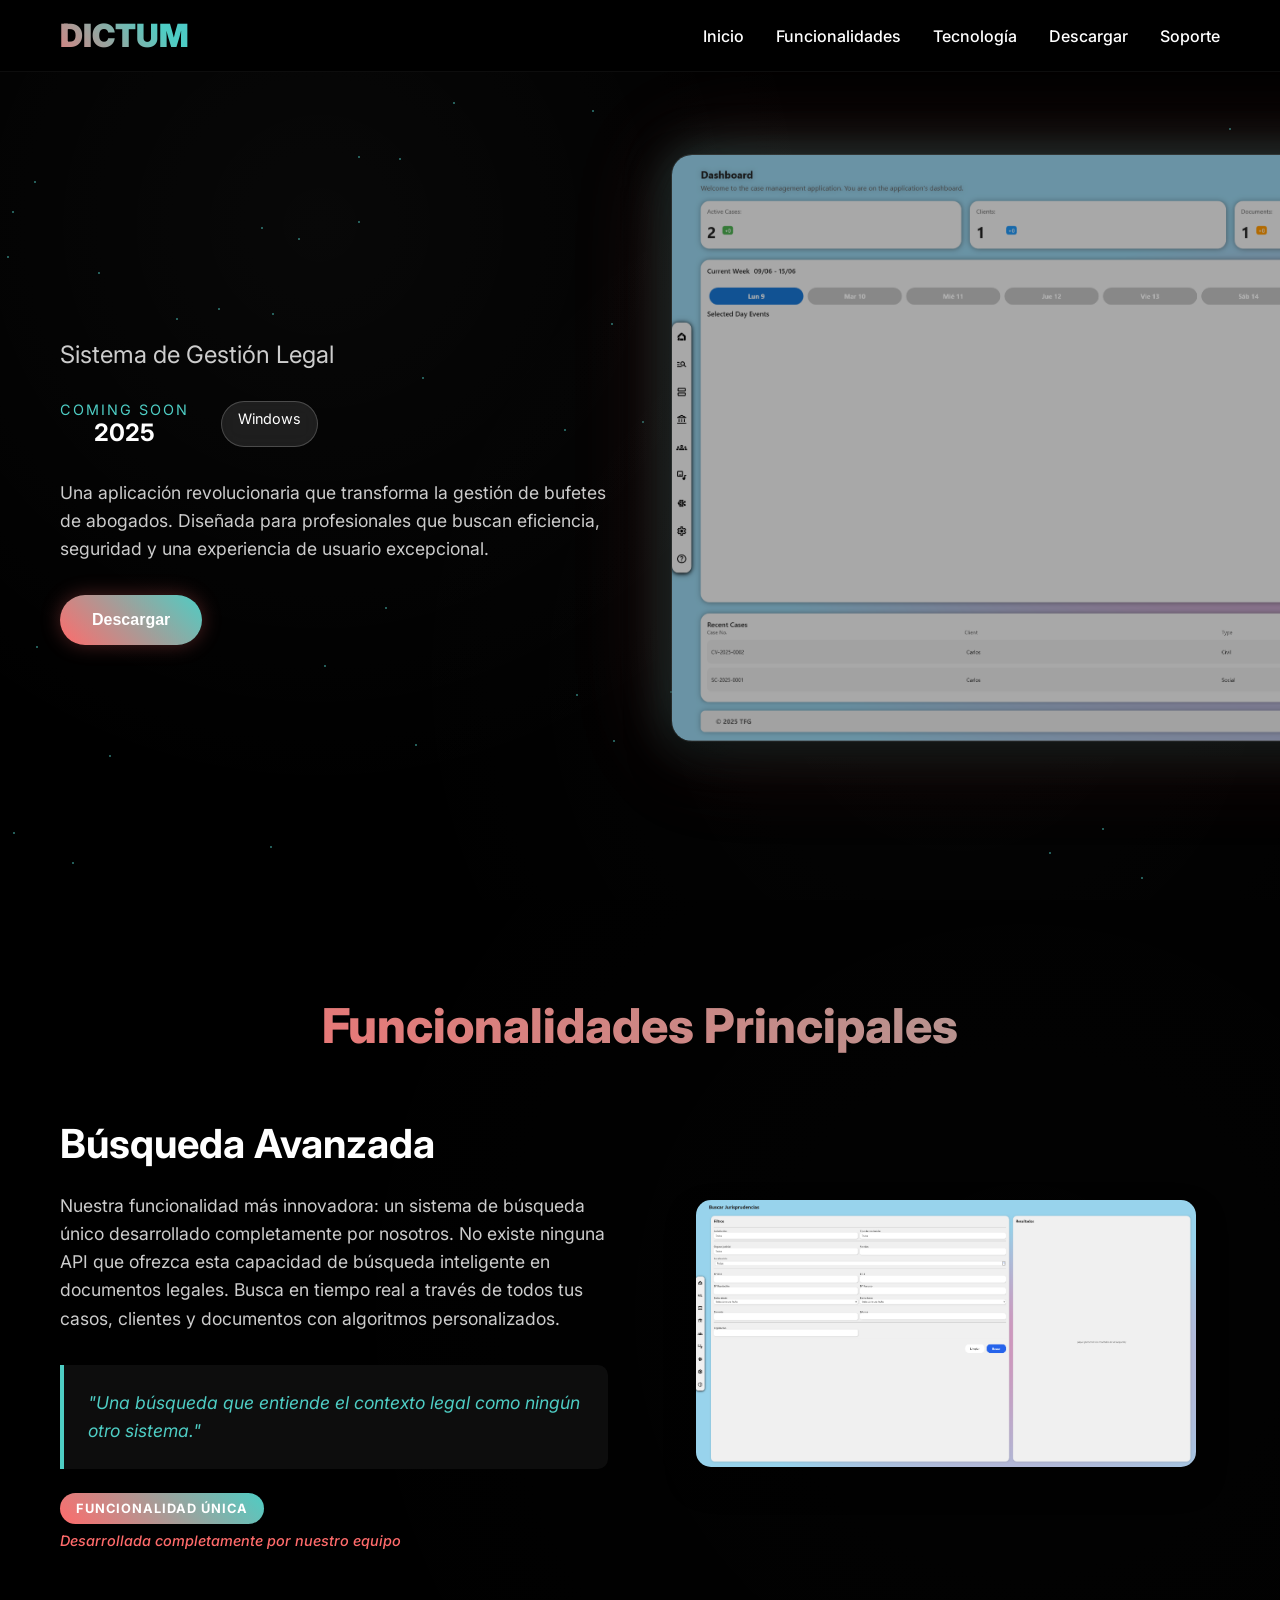
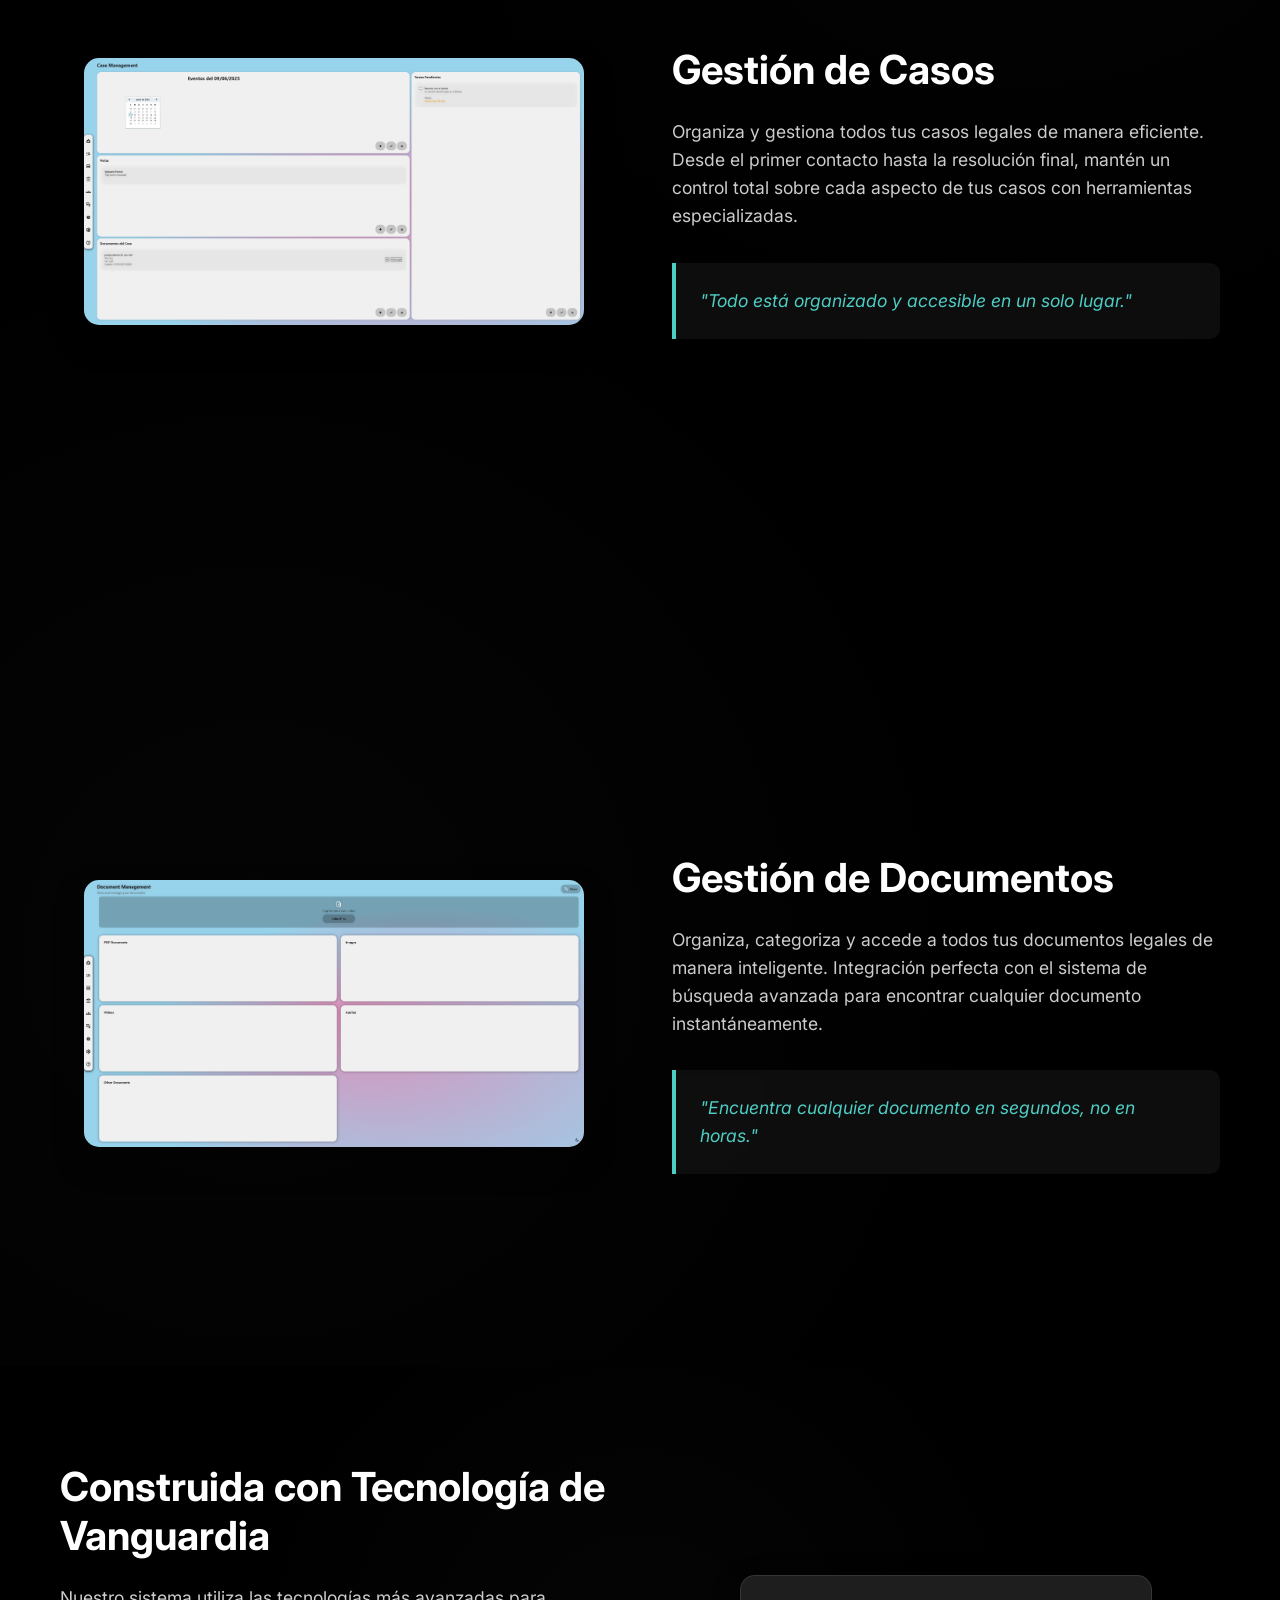
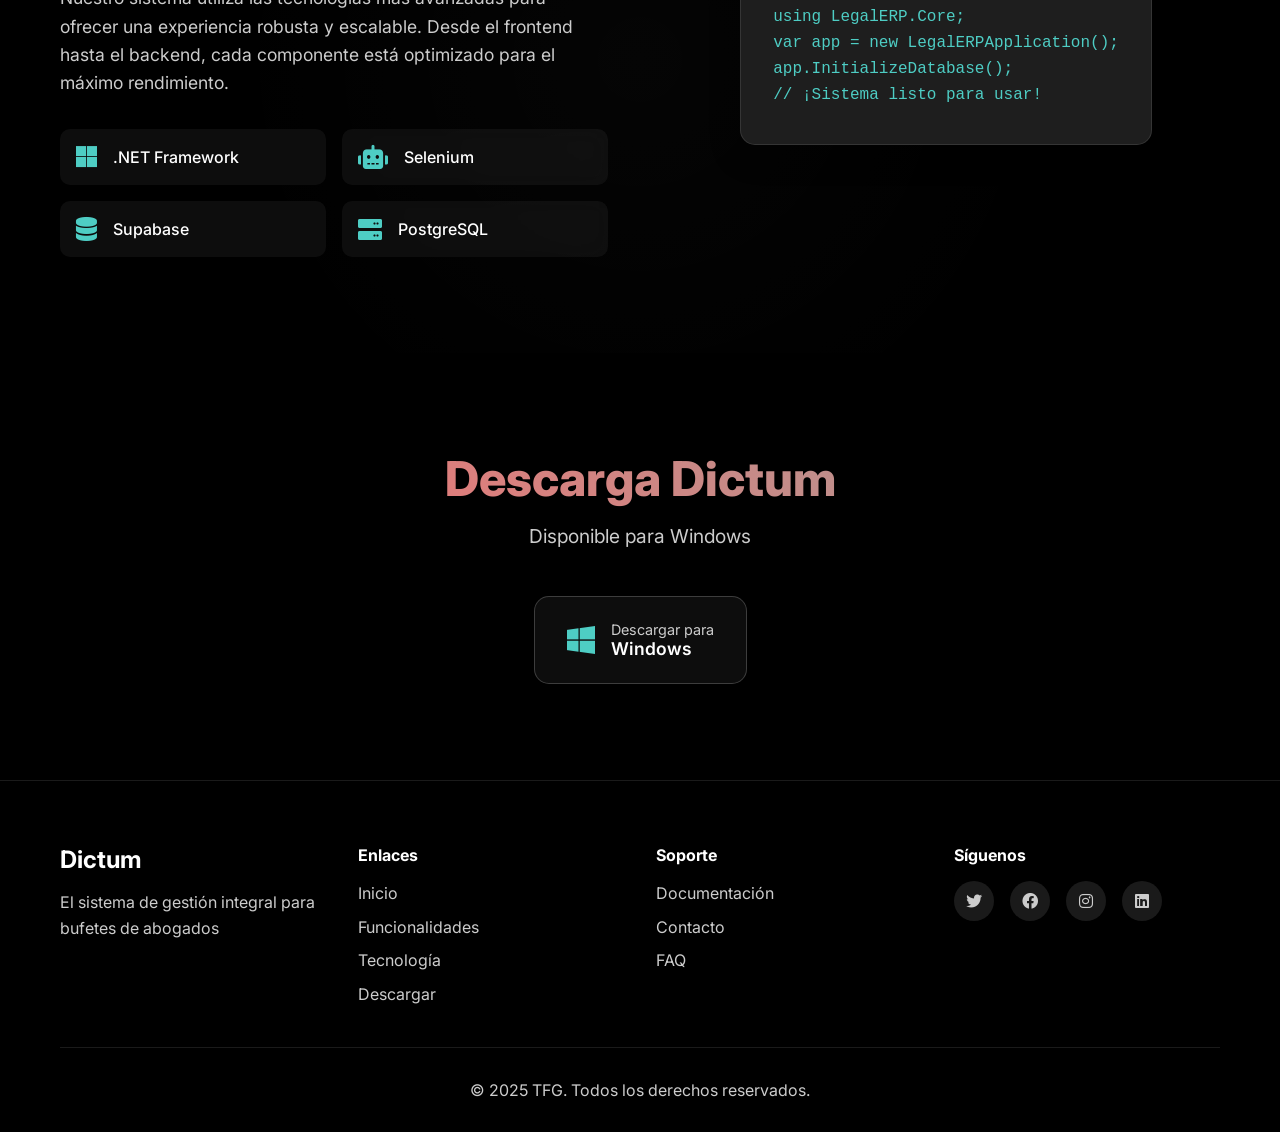
<file: index.html>
<!DOCTYPE html>
<html lang="es">
<head>
    <meta charset="UTF-8">
    <meta name="viewport" content="width=device-width, initial-scale=1.0">
    <title>Dictum</title>
    <link rel="icon" href="Recursos/logo.png" type="image/png">
    <link rel="stylesheet" href="gta-style.css">
    <link href="https://fonts.googleapis.com/css2?family=Inter:wght@300;400;500;600;700;800;900&display=swap" rel="stylesheet">
    <link rel="stylesheet" href="https://cdnjs.cloudflare.com/ajax/libs/font-awesome/6.0.0/css/all.min.css">
</head>
<body>
    <!-- Navigation -->
    <nav class="navbar">
        <div class="nav-container">
            <div class="nav-logo">
                <span>DICTUM</span>
            </div>
            <ul class="nav-menu">
                <li><a href="#inicio">Inicio</a></li>
                <li><a href="#personajes">Funcionalidades</a></li>
                <li><a href="#tecnologia">Tecnología</a></li>
                <li><a href="#descargar">Descargar</a></li>
                <li><a href="#soporte">Soporte</a></li>
            </ul>
            <div class="nav-toggle">
                <span></span>
                <span></span>
                <span></span>
            </div>
        </div>
    </nav>

    <!-- Hero Section -->
    <section id="inicio" class="hero">
        <div class="hero-content">
            <div class="hero-text">
                <h1 class="hero-title">
                    <span class="title-main">TFG</span>
                    <span class="title-subtitle">Sistema de Gestión Legal</span>
                </h1>
                <div class="hero-info">
                    <div class="release-info">
                        <span class="coming-soon">Coming Soon</span>
                        <span class="release-date">2025</span>
                    </div>
                    <div class="platforms">
                        <span>Windows</span>
                    </div>
                </div>
                <p class="hero-description">
                    Una aplicación revolucionaria que transforma la gestión de bufetes de abogados. 
                    Diseñada para profesionales que buscan eficiencia, seguridad y una experiencia de usuario excepcional.
                </p>
                <div class="hero-buttons">
                    <button class="btn btn-primary">Descargar</button>
                </div>
            </div>
            <div class="hero-visual">
                <div class="app-showcase">
                    <img src="Recursos/Main/mainclaro.png" alt="TFG App Interface" class="app-screenshot" style="width: 200%;">
                </div>
            </div>
        </div>
    </section>

    <!-- Features Section (Personajes) -->
    <section id="personajes" class="features-section">
        <div class="container">
            <h2 class="section-title">Funcionalidades Principales</h2>
            
            <!-- Búsqueda Avanzada - Funcionalidad Única -->
            <div class="feature-character">
                <div class="character-content">
                    <div class="character-text">
                        <h3>Búsqueda Avanzada</h3>
                        <p>Nuestra funcionalidad más innovadora: un sistema de búsqueda único desarrollado completamente por nosotros. No existe ninguna API que ofrezca esta capacidad de búsqueda inteligente en documentos legales. Busca en tiempo real a través de todos tus casos, clientes y documentos con algoritmos personalizados.</p>
                        <div class="character-quotes">
                            <p>"Una búsqueda que entiende el contexto legal como ningún otro sistema."</p>
                        </div>
                        <div class="feature-highlight">
                            <span class="highlight-badge">FUNCIONALIDAD ÚNICA</span>
                            <span class="highlight-text">Desarrollada completamente por nuestro equipo</span>
                        </div>
                    </div>
                    <div class="character-visual">
                        <img src="Recursos/Busqueda/busquedaClaro.png" alt="Búsqueda Avanzada" class="character-image">
                    </div>
                </div>
            </div>

            <!-- Gestión de Casos -->
            <div class="feature-character">
                <div class="character-content reverse">
                    <div class="character-visual">
                        <img src="Recursos/Casos/casosclaro.png" alt="Gestión de Casos" class="character-image">
                    </div>
                    <div class="character-text">
                        <h3>Gestión de Casos</h3>
                        <p>Organiza y gestiona todos tus casos legales de manera eficiente. Desde el primer contacto hasta la resolución final, mantén un control total sobre cada aspecto de tus casos con herramientas especializadas.</p>
                        <div class="character-quotes">
                            <p>"Todo está organizado y accesible en un solo lugar."</p>
                        </div>
                    </div>
                </div>
            </div>

            <!-- Gestión de Clientes -->
            <div class="feature-character">
                <div class="character-content">
                    <div class="character-text">
                        <h3>Gestión de Clientes</h3>
                        <p>Mantén una base de datos completa de todos tus clientes con información detallada, historial de casos y comunicación integrada. Cada cliente tiene su historia perfectamente documentada.</p>
                        <div class="character-quotes">
                            <p>"Cada cliente tiene su historia, y ahora está perfectamente documentada."</p>
                        </div>
                    </div>
                    <div class="character-visual">
                        <img src="Recursos/Clientes/Clientes.png" alt="Gestión de Clientes" class="character-image">
                    </div>
                </div>
            </div>

            <!-- Gestión de Documentos -->
            <div class="feature-character">
                <div class="character-content reverse">
                    <div class="character-visual">
                        <img src="Recursos/Documentos/documentosclaro.png" alt="Gestión de Documentos" class="character-image">
                    </div>
                    <div class="character-text">
                        <h3>Gestión de Documentos</h3>
                        <p>Organiza, categoriza y accede a todos tus documentos legales de manera inteligente. Integración perfecta con el sistema de búsqueda avanzada para encontrar cualquier documento instantáneamente.</p>
                        <div class="character-quotes">
                            <p>"Encuentra cualquier documento en segundos, no en horas."</p>
                        </div>
                    </div>
                </div>
            </div>
        </div>
    </section>

    <!-- Technology Section -->
    <section id="tecnologia" class="technology-section">
        <div class="container">
            <div class="tech-content">
                <div class="tech-text">
                    <h2>Construida con Tecnología de Vanguardia</h2>
                    <p>Nuestro sistema utiliza las tecnologías más avanzadas para ofrecer una experiencia robusta y escalable. Desde el frontend hasta el backend, cada componente está optimizado para el máximo rendimiento.</p>
                    <div class="tech-stack">
                        <div class="tech-item">
                            <i class="fab fa-microsoft"></i>
                            <span>.NET Framework</span>
                        </div>
                        <div class="tech-item">
                            <i class="fas fa-robot"></i>
                            <span>Selenium</span>
                        </div>
                        <div class="tech-item">
                            <i class="fas fa-database"></i>
                            <span>Supabase</span>
                        </div>
                        <div class="tech-item">
                            <i class="fas fa-server"></i>
                            <span>PostgreSQL</span>
                        </div>
                    </div>
                </div>
                <div class="tech-visual">
                    <div class="code-animation">
                        <div class="code-line">using LegalERP.Core;</div>
                        <div class="code-line">var app = new LegalERPApplication();</div>
                        <div class="code-line">app.InitializeDatabase();</div>
                        <div class="code-line">// ¡Sistema listo para usar!</div>
                    </div>
                </div>
            </div>
        </div>
    </section>

    <!-- Download Section -->
    <section id="descargar" class="download-section">
        <div class="container">
            <h2>Descarga Dictum</h2>
            <p>Disponible para Windows</p>
            <div class="download-buttons">
                <a href="#" class="download-btn">
                    <i class="fab fa-windows"></i>
                    <div>
                        <span>Descargar para</span>
                        <strong>Windows</strong>
                    </div>
                </a>
            </div>
        </div>
    </section>

    <!-- Footer -->
    <footer class="footer">
        <div class="container">
            <div class="footer-content">
                <div class="footer-section">
                    <h3>Dictum</h3>
                    <p>El sistema de gestión integral para bufetes de abogados</p>
                </div>
                <div class="footer-section">
                    <h4>Enlaces</h4>
                    <ul>
                        <li><a href="#inicio">Inicio</a></li>
                        <li><a href="#personajes">Funcionalidades</a></li>
                        <li><a href="#tecnologia">Tecnología</a></li>
                        <li><a href="#descargar">Descargar</a></li>
                    </ul>
                </div>
                <div class="footer-section">
                    <h4>Soporte</h4>
                    <ul>
                        <li><a href="#">Documentación</a></li>
                        <li><a href="#">Contacto</a></li>
                        <li><a href="#">FAQ</a></li>
                    </ul>
                </div>
                <div class="footer-section">
                    <h4>Síguenos</h4>
                    <div class="social-links">
                        <a href="#"><i class="fab fa-twitter"></i></a>
                        <a href="#"><i class="fab fa-facebook"></i></a>
                        <a href="#"><i class="fab fa-instagram"></i></a>
                        <a href="#"><i class="fab fa-linkedin"></i></a>
                    </div>
                </div>
            </div>
            <div class="footer-bottom">
                <p>&copy; 2025 TFG. Todos los derechos reservados.</p>
            </div>
        </div>
    </footer>

    <script src="gta-style.js"></script>
</body>
</html>
</file>
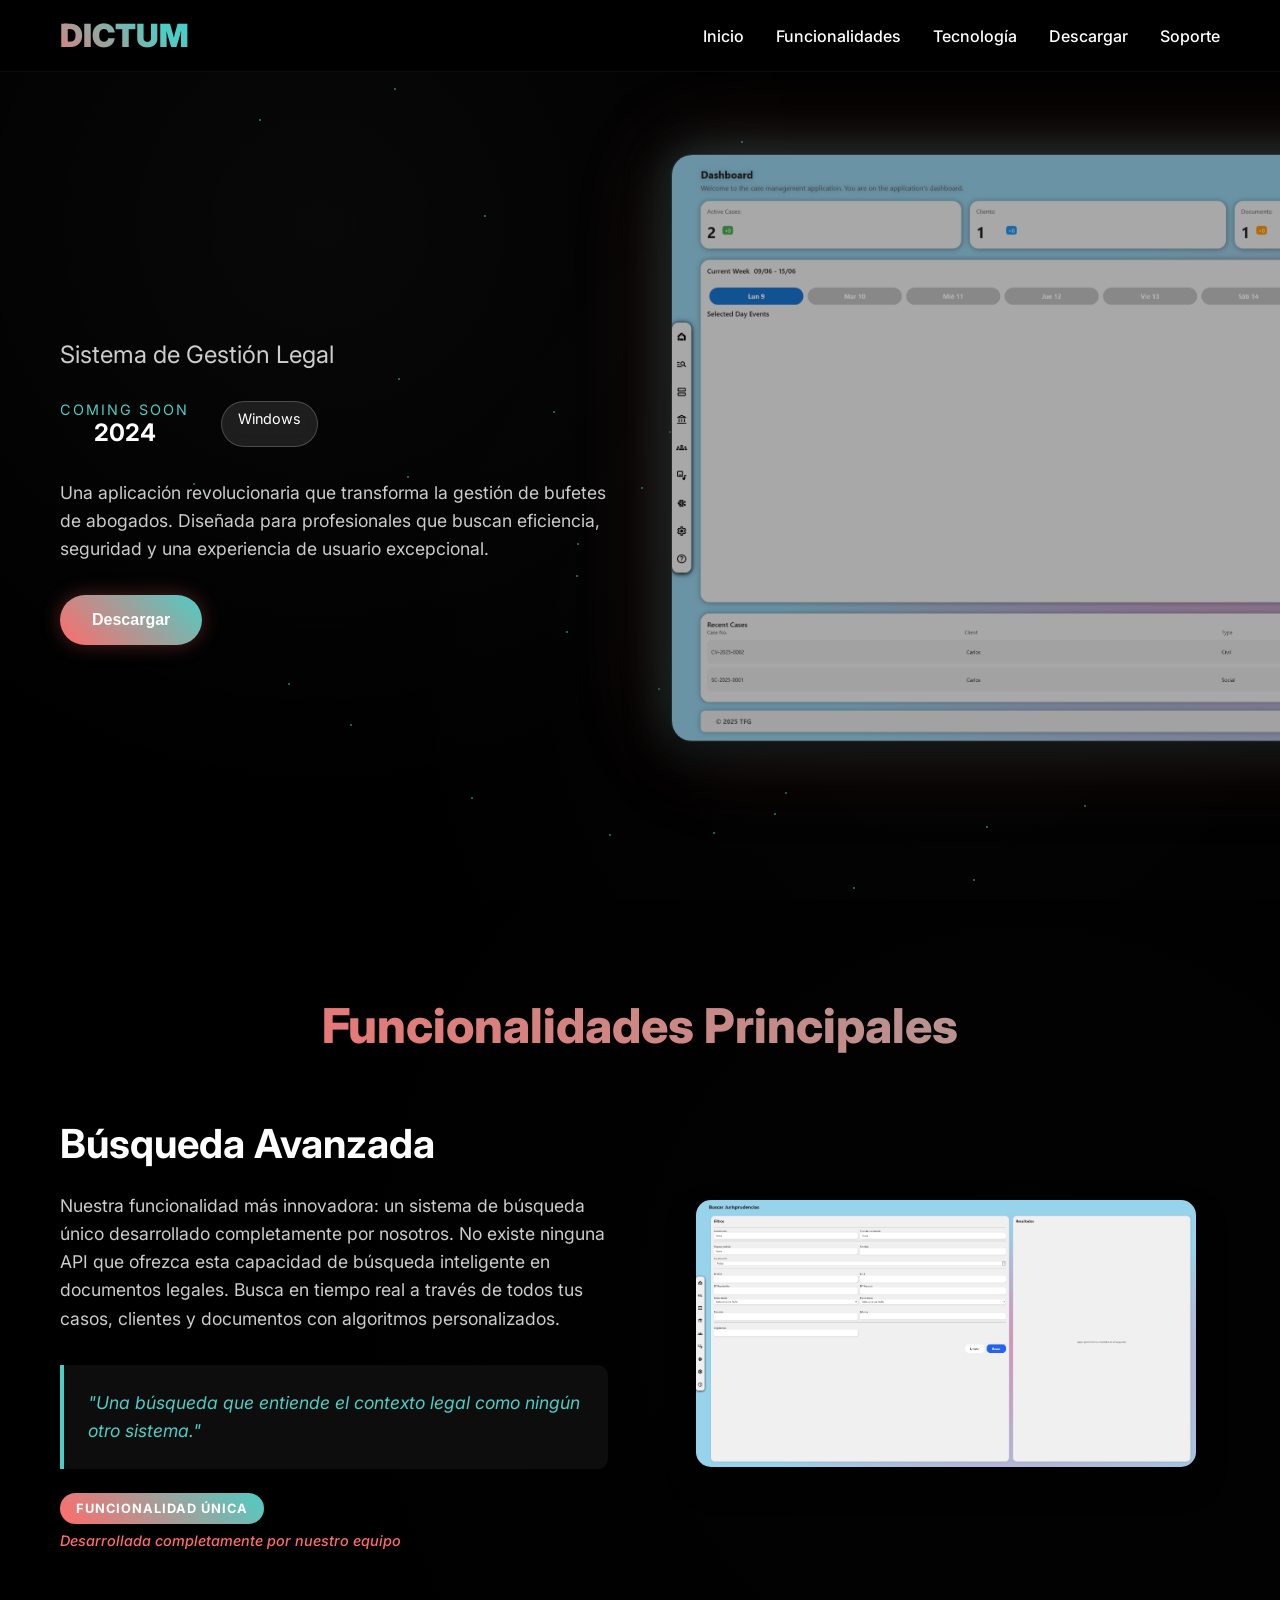
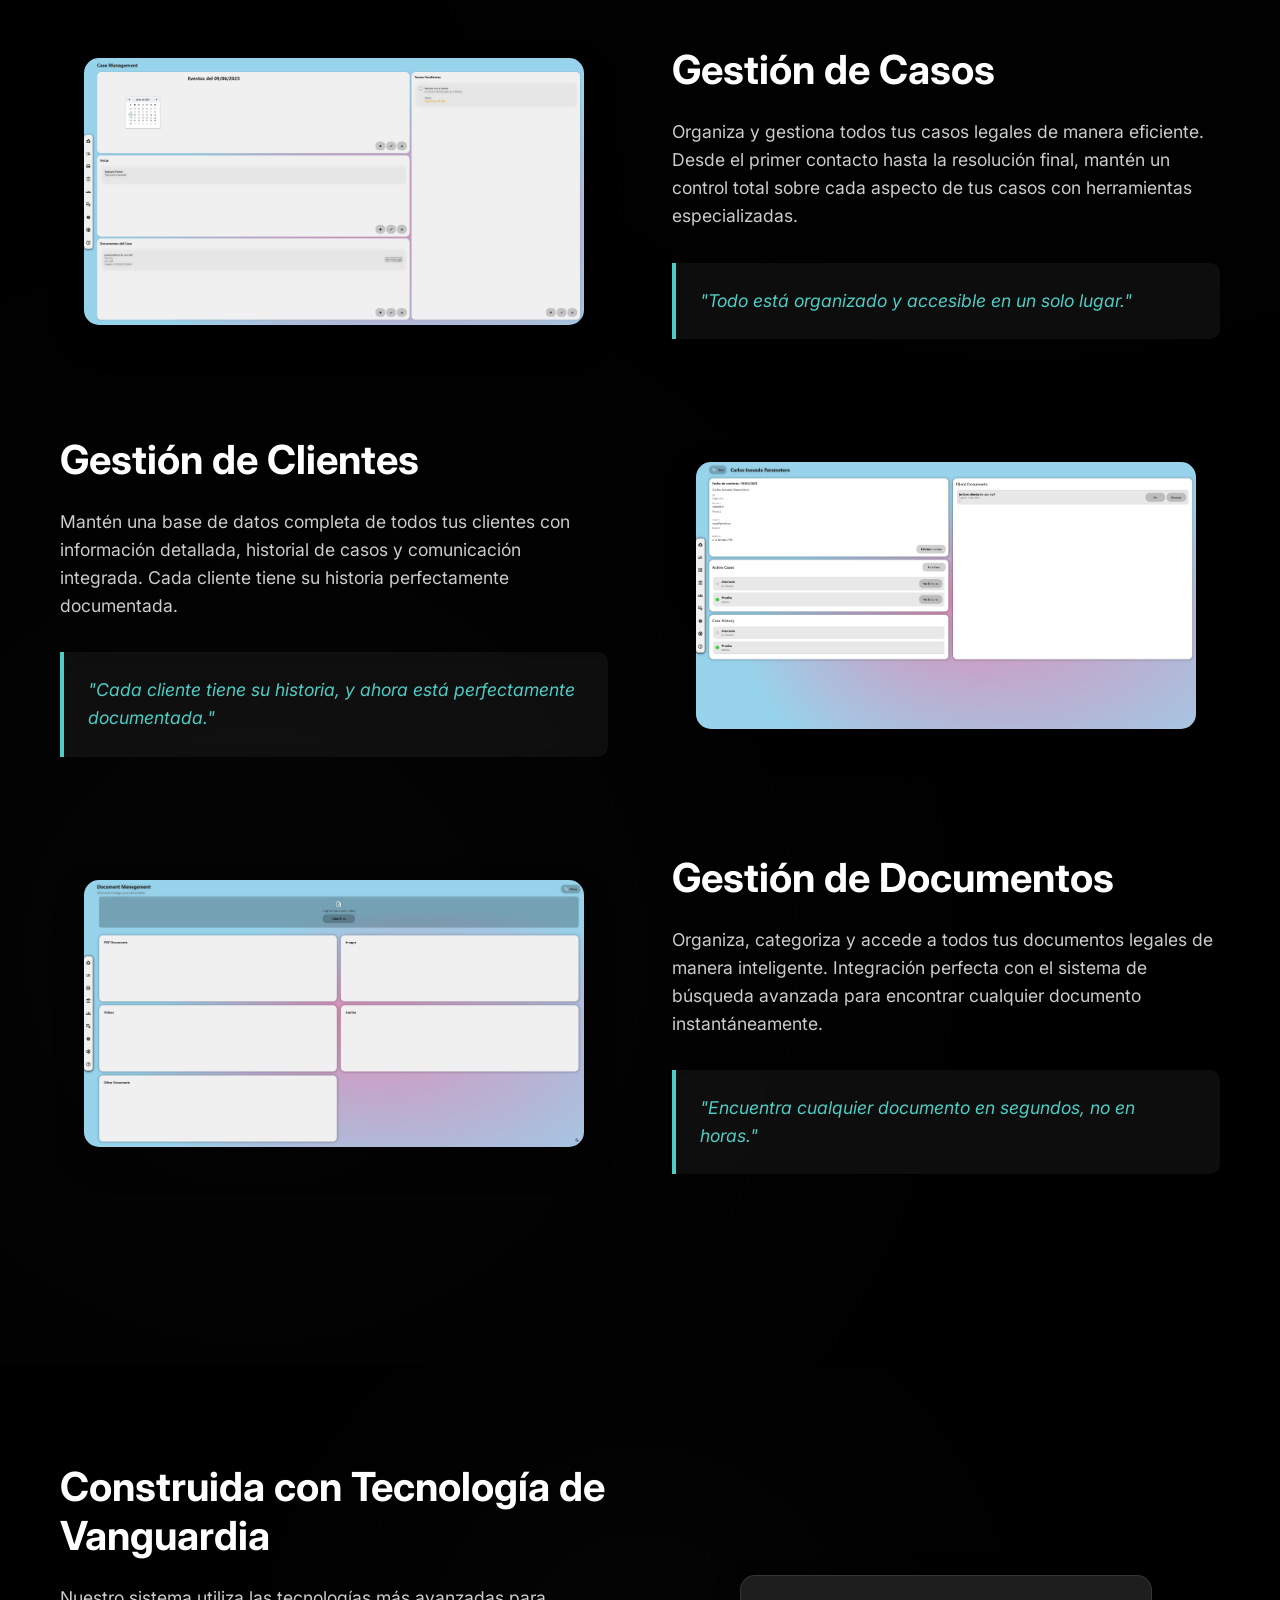
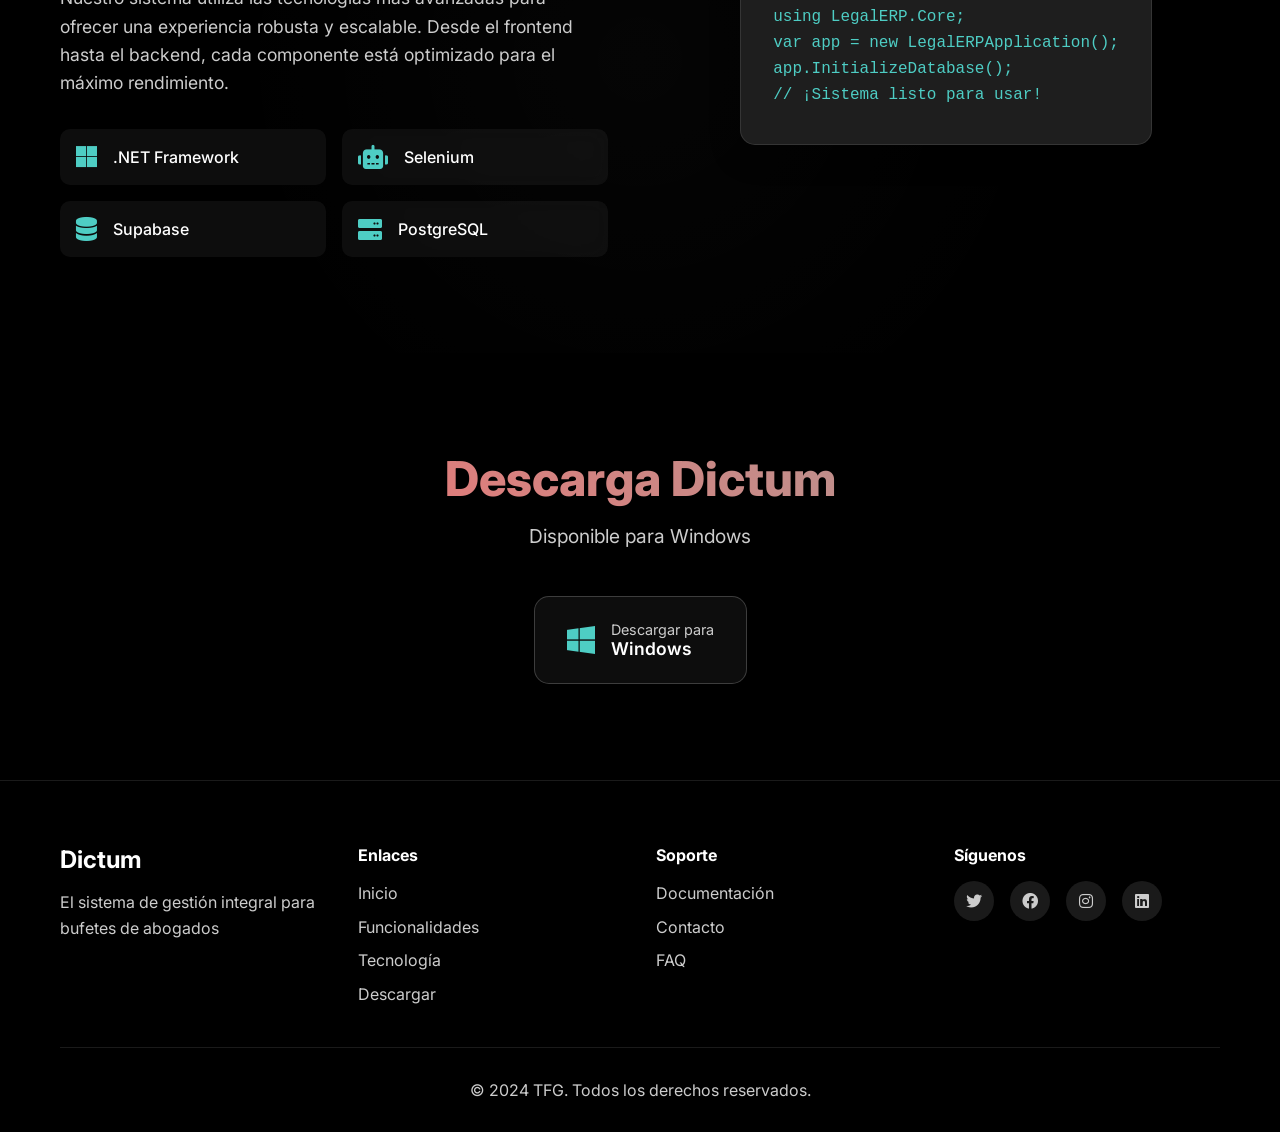
<file: gta-style.html>
<!DOCTYPE html>
<html lang="es">
<head>
    <meta charset="UTF-8">
    <meta name="viewport" content="width=device-width, initial-scale=1.0">
    <title>TFG - Sistema de Gestión Legal</title>
    <link rel="stylesheet" href="gta-style.css">
    <link href="https://fonts.googleapis.com/css2?family=Inter:wght@300;400;500;600;700;800;900&display=swap" rel="stylesheet">
    <link rel="stylesheet" href="https://cdnjs.cloudflare.com/ajax/libs/font-awesome/6.0.0/css/all.min.css">
</head>
<body>
    <!-- Navigation -->
    <nav class="navbar">
        <div class="nav-container">
            <div class="nav-logo">
                <span>DICTUM</span>
            </div>
            <ul class="nav-menu">
                <li><a href="#inicio">Inicio</a></li>
                <li><a href="#personajes">Funcionalidades</a></li>
                <li><a href="#tecnologia">Tecnología</a></li>
                <li><a href="#descargar">Descargar</a></li>
                <li><a href="#soporte">Soporte</a></li>
            </ul>
            <div class="nav-toggle">
                <span></span>
                <span></span>
                <span></span>
            </div>
        </div>
    </nav>

    <!-- Hero Section -->
    <section id="inicio" class="hero">
        <div class="hero-content">
            <div class="hero-text">
                <h1 class="hero-title">
                    <span class="title-main">TFG</span>
                    <span class="title-subtitle">Sistema de Gestión Legal</span>
                </h1>
                <div class="hero-info">
                    <div class="release-info">
                        <span class="coming-soon">Coming Soon</span>
                        <span class="release-date">2024</span>
                    </div>
                    <div class="platforms">
                        <span>Windows</span>
                    </div>
                </div>
                <p class="hero-description">
                    Una aplicación revolucionaria que transforma la gestión de bufetes de abogados. 
                    Diseñada para profesionales que buscan eficiencia, seguridad y una experiencia de usuario excepcional.
                </p>
                <div class="hero-buttons">
                    <button class="btn btn-primary">Descargar</button>
                </div>
            </div>
            <div class="hero-visual">
                <div class="app-showcase">
                    <img src="Recursos/Main/mainclaro.png" alt="TFG App Interface" class="app-screenshot" style="width: 200%;">
                </div>
            </div>
        </div>
    </section>

    <!-- Features Section (Personajes) -->
    <section id="personajes" class="features-section">
        <div class="container">
            <h2 class="section-title">Funcionalidades Principales</h2>
            
            <!-- Búsqueda Avanzada - Funcionalidad Única -->
            <div class="feature-character">
                <div class="character-content">
                    <div class="character-text">
                        <h3>Búsqueda Avanzada</h3>
                        <p>Nuestra funcionalidad más innovadora: un sistema de búsqueda único desarrollado completamente por nosotros. No existe ninguna API que ofrezca esta capacidad de búsqueda inteligente en documentos legales. Busca en tiempo real a través de todos tus casos, clientes y documentos con algoritmos personalizados.</p>
                        <div class="character-quotes">
                            <p>"Una búsqueda que entiende el contexto legal como ningún otro sistema."</p>
                        </div>
                        <div class="feature-highlight">
                            <span class="highlight-badge">FUNCIONALIDAD ÚNICA</span>
                            <span class="highlight-text">Desarrollada completamente por nuestro equipo</span>
                        </div>
                    </div>
                    <div class="character-visual">
                        <img src="Recursos/Busqueda/busquedaClaro.png" alt="Búsqueda Avanzada" class="character-image">
                    </div>
                </div>
            </div>

            <!-- Gestión de Casos -->
            <div class="feature-character">
                <div class="character-content reverse">
                    <div class="character-visual">
                        <img src="Recursos/Casos/casosclaro.png" alt="Gestión de Casos" class="character-image">
                    </div>
                    <div class="character-text">
                        <h3>Gestión de Casos</h3>
                        <p>Organiza y gestiona todos tus casos legales de manera eficiente. Desde el primer contacto hasta la resolución final, mantén un control total sobre cada aspecto de tus casos con herramientas especializadas.</p>
                        <div class="character-quotes">
                            <p>"Todo está organizado y accesible en un solo lugar."</p>
                        </div>
                    </div>
                </div>
            </div>

            <!-- Gestión de Clientes -->
            <div class="feature-character">
                <div class="character-content">
                    <div class="character-text">
                        <h3>Gestión de Clientes</h3>
                        <p>Mantén una base de datos completa de todos tus clientes con información detallada, historial de casos y comunicación integrada. Cada cliente tiene su historia perfectamente documentada.</p>
                        <div class="character-quotes">
                            <p>"Cada cliente tiene su historia, y ahora está perfectamente documentada."</p>
                        </div>
                    </div>
                    <div class="character-visual">
                        <img src="Recursos/Clientes/Clientes.png" alt="Gestión de Clientes" class="character-image">
                    </div>
                </div>
            </div>

            <!-- Gestión de Documentos -->
            <div class="feature-character">
                <div class="character-content reverse">
                    <div class="character-visual">
                        <img src="Recursos/Documentos/documentosclaro.png" alt="Gestión de Documentos" class="character-image">
                    </div>
                    <div class="character-text">
                        <h3>Gestión de Documentos</h3>
                        <p>Organiza, categoriza y accede a todos tus documentos legales de manera inteligente. Integración perfecta con el sistema de búsqueda avanzada para encontrar cualquier documento instantáneamente.</p>
                        <div class="character-quotes">
                            <p>"Encuentra cualquier documento en segundos, no en horas."</p>
                        </div>
                    </div>
                </div>
            </div>
        </div>
    </section>

    <!-- Technology Section -->
    <section id="tecnologia" class="technology-section">
        <div class="container">
            <div class="tech-content">
                <div class="tech-text">
                    <h2>Construida con Tecnología de Vanguardia</h2>
                    <p>Nuestro sistema utiliza las tecnologías más avanzadas para ofrecer una experiencia robusta y escalable. Desde el frontend hasta el backend, cada componente está optimizado para el máximo rendimiento.</p>
                    <div class="tech-stack">
                        <div class="tech-item">
                            <i class="fab fa-microsoft"></i>
                            <span>.NET Framework</span>
                        </div>
                        <div class="tech-item">
                            <i class="fas fa-robot"></i>
                            <span>Selenium</span>
                        </div>
                        <div class="tech-item">
                            <i class="fas fa-database"></i>
                            <span>Supabase</span>
                        </div>
                        <div class="tech-item">
                            <i class="fas fa-server"></i>
                            <span>PostgreSQL</span>
                        </div>
                    </div>
                </div>
                <div class="tech-visual">
                    <div class="code-animation">
                        <div class="code-line">using LegalERP.Core;</div>
                        <div class="code-line">var app = new LegalERPApplication();</div>
                        <div class="code-line">app.InitializeDatabase();</div>
                        <div class="code-line">// ¡Sistema listo para usar!</div>
                    </div>
                </div>
            </div>
        </div>
    </section>

    <!-- Download Section -->
    <section id="descargar" class="download-section">
        <div class="container">
            <h2>Descarga Dictum</h2>
            <p>Disponible para Windows</p>
            <div class="download-buttons">
                <a href="#" class="download-btn">
                    <i class="fab fa-windows"></i>
                    <div>
                        <span>Descargar para</span>
                        <strong>Windows</strong>
                    </div>
                </a>
            </div>
        </div>
    </section>

    <!-- Footer -->
    <footer class="footer">
        <div class="container">
            <div class="footer-content">
                <div class="footer-section">
                    <h3>Dictum</h3>
                    <p>El sistema de gestión integral para bufetes de abogados</p>
                </div>
                <div class="footer-section">
                    <h4>Enlaces</h4>
                    <ul>
                        <li><a href="#inicio">Inicio</a></li>
                        <li><a href="#personajes">Funcionalidades</a></li>
                        <li><a href="#tecnologia">Tecnología</a></li>
                        <li><a href="#descargar">Descargar</a></li>
                    </ul>
                </div>
                <div class="footer-section">
                    <h4>Soporte</h4>
                    <ul>
                        <li><a href="#">Documentación</a></li>
                        <li><a href="#">Contacto</a></li>
                        <li><a href="#">FAQ</a></li>
                    </ul>
                </div>
                <div class="footer-section">
                    <h4>Síguenos</h4>
                    <div class="social-links">
                        <a href="#"><i class="fab fa-twitter"></i></a>
                        <a href="#"><i class="fab fa-facebook"></i></a>
                        <a href="#"><i class="fab fa-instagram"></i></a>
                        <a href="#"><i class="fab fa-linkedin"></i></a>
                    </div>
                </div>
            </div>
            <div class="footer-bottom">
                <p>&copy; 2024 TFG. Todos los derechos reservados.</p>
            </div>
        </div>
    </footer>

    <script src="gta-style.js"></script>
</body>
</html>
</file>
<file: gta-style.css>
/* Reset y configuración base */
* {
    margin: 0;
    padding: 0;
    box-sizing: border-box;
}

body {
    font-family: 'Inter', sans-serif;
    background: #000000;
    color: #ffffff;
    overflow-x: hidden;
}

.container {
    max-width: 1200px;
    margin: 0 auto;
    padding: 0 20px;
}

/* Navigation */
.navbar {
    position: fixed;
    top: 0;
    width: 100%;
    background: rgba(0, 0, 0, 0.95);
    backdrop-filter: blur(10px);
    z-index: 1000;
    padding: 1rem 0;
    border-bottom: 1px solid rgba(255, 255, 255, 0.05);
}

.nav-container {
    max-width: 1200px;
    margin: 0 auto;
    padding: 0 20px;
    display: flex;
    justify-content: space-between;
    align-items: center;
}

.nav-logo span {
    font-size: 2rem;
    font-weight: 900;
    background: linear-gradient(45deg, #ff6b6b, #4ecdc4, #45b7d1);
    background-size: 200% 200%;
    -webkit-background-clip: text;
    -webkit-text-fill-color: transparent;
    background-clip: text;
    animation: gradientShift 3s ease-in-out infinite;
}

@keyframes gradientShift {
    0%, 100% { background-position: 0% 50%; }
    50% { background-position: 100% 50%; }
}

.nav-menu {
    display: flex;
    list-style: none;
    gap: 2rem;
}

.nav-menu a {
    color: #ffffff;
    text-decoration: none;
    font-weight: 500;
    transition: all 0.3s ease;
    position: relative;
}

.nav-menu a:hover {
    color: #4ecdc4;
    text-shadow: 0 0 10px rgba(78, 205, 196, 0.5);
}

.nav-menu a::after {
    content: '';
    position: absolute;
    bottom: -5px;
    left: 0;
    width: 0;
    height: 2px;
    background: linear-gradient(45deg, #ff6b6b, #4ecdc4);
    transition: width 0.3s ease;
}

.nav-menu a:hover::after {
    width: 100%;
}

.nav-toggle {
    display: none;
    flex-direction: column;
    cursor: pointer;
}

.nav-toggle span {
    width: 25px;
    height: 3px;
    background: #ffffff;
    margin: 3px 0;
    transition: 0.3s;
}

/* Hero Section */
.hero {
    min-height: 100vh;
    display: flex;
    align-items: center;
    background: #000000;
    position: relative;
    overflow: hidden;
}

.hero::before {
    content: '';
    position: absolute;
    top: 0;
    left: 0;
    right: 0;
    bottom: 0;
    background: 
        radial-gradient(circle at 25% 25%, rgba(255, 255, 255, 0.03) 0%, transparent 50%),
        radial-gradient(circle at 75% 75%, rgba(255, 255, 255, 0.02) 0%, transparent 50%);
    animation: subtleMove 30s ease-in-out infinite;
}

@keyframes subtleMove {
    0%, 100% { 
        transform: translate(0, 0);
        opacity: 0.5;
    }
    50% { 
        transform: translate(-1%, -1%);
        opacity: 0.8;
    }
}

.hero-content {
    max-width: 1200px;
    margin: 0 auto;
    padding: 0 20px;
    display: grid;
    grid-template-columns: 1fr 1fr;
    gap: 4rem;
    align-items: center;
    position: relative;
    z-index: 2;
}

.hero-title {
    margin-bottom: 2rem;
}

.title-main {
    display: block;
    font-size: 4rem;
    font-weight: 900;
    background: linear-gradient(45deg, #ff6b6b, #4ecdc4, #45b7d1);
    background-size: 200% 200%;
    -webkit-background-clip: text;
    -webkit-text-fill-color: transparent;
    background-clip: text;
    animation: gradientShift 3s ease-in-out infinite;
    margin-bottom: 0.5rem;
}

.title-subtitle {
    display: block;
    font-size: 1.5rem;
    font-weight: 400;
    color: #ffffff;
    opacity: 0.8;
}

.hero-info {
    display: flex;
    gap: 2rem;
    margin-bottom: 2rem;
}

.release-info {
    display: flex;
    flex-direction: column;
    align-items: center;
}

.coming-soon {
    font-size: 0.9rem;
    color: #4ecdc4;
    text-transform: uppercase;
    letter-spacing: 2px;
}

.release-date {
    font-size: 1.5rem;
    font-weight: 700;
    color: #ffffff;
}

.platforms {
    display: flex;
    gap: 1rem;
    justify-content: center;
}

.platforms span {
    padding: 0.5rem 1rem;
    background: rgba(255, 255, 255, 0.1);
    border: 1px solid rgba(255, 255, 255, 0.2);
    border-radius: 25px;
    font-size: 0.9rem;
    backdrop-filter: blur(10px);
}

.hero-description {
    font-size: 1.1rem;
    line-height: 1.6;
    color: #cccccc;
    margin-bottom: 2rem;
}

.hero-buttons {
    display: flex;
    gap: 1rem;
}

.btn {
    padding: 1rem 2rem;
    border: none;
    border-radius: 50px;
    font-size: 1rem;
    font-weight: 600;
    cursor: pointer;
    transition: all 0.3s ease;
    text-decoration: none;
    display: inline-block;
    text-align: center;
}

.btn-primary {
    background: linear-gradient(45deg, #ff6b6b, #4ecdc4);
    color: #ffffff;
    box-shadow: 0 0 20px rgba(255, 107, 107, 0.3);
}

.btn-primary:hover {
    transform: translateY(-2px);
    box-shadow: 0 0 30px rgba(255, 107, 107, 0.5);
}

.btn-secondary {
    background: transparent;
    color: #ffffff;
    border: 2px solid rgba(255, 255, 255, 0.3);
    backdrop-filter: blur(10px);
}

.btn-secondary:hover {
    background: rgba(255, 255, 255, 0.1);
    border-color: #4ecdc4;
    box-shadow: 0 0 20px rgba(78, 205, 196, 0.3);
}

.hero-visual {
    display: flex;
    justify-content: center;
    align-items: center;
}

.app-showcase {
    position: relative;
    max-width: 900px;
    perspective: 1000px;
}

.app-screenshot {
    width: 200%;
    height: auto;
    border-radius: 20px;
    box-shadow: 
        0 20px 40px rgba(0, 0, 0, 0.5),
        0 0 0 1px rgba(255, 255, 255, 0.1),
        0 0 50px rgba(78, 205, 196, 0.3),
        0 0 100px rgba(255, 107, 107, 0.2);
    transition: all 0.5s cubic-bezier(0.4, 0, 0.2, 1);
    transform: rotateY(-5deg) rotateX(5deg) translateZ(20px);
    filter: drop-shadow(0 10px 20px rgba(0, 0, 0, 0.3));
    animation: float3D 6s ease-in-out infinite;
}

@keyframes float3D {
    0%, 100% {
        transform: rotateY(-5deg) rotateX(5deg) translateZ(20px) translateY(0px);
    }
    50% {
        transform: rotateY(-8deg) rotateX(8deg) translateZ(30px) translateY(-10px);
    }
}

.app-screenshot:hover {
    transform: rotateY(-10deg) rotateX(10deg) translateZ(40px) scale(1.05);
    box-shadow: 
        0 30px 60px rgba(0, 0, 0, 0.6),
        0 0 0 1px rgba(255, 255, 255, 0.2),
        0 0 80px rgba(78, 205, 196, 0.5),
        0 0 150px rgba(255, 107, 107, 0.3);
}

/* Efecto de brillo en hover */
.app-showcase::before {
    content: '';
    position: absolute;
    top: 0;
    left: 0;
    right: 0;
    bottom: 0;
    background: linear-gradient(
        45deg,
        transparent 30%,
        rgba(255, 255, 255, 0.1) 50%,
        transparent 70%
    );
    border-radius: 20px;
    opacity: 0;
    transition: opacity 0.5s ease;
    pointer-events: none;
    z-index: 1;
}

.app-screenshot:hover + .app-showcase::before,
.app-showcase:hover::before {
    opacity: 1;
}

/* Features Section */
.features-section {
    padding: 6rem 0;
    background: #000000;
    position: relative;
    overflow: hidden;
}

.features-section::before {
    content: '';
    position: absolute;
    top: 0;
    left: 0;
    right: 0;
    bottom: 0;
    background: 
        radial-gradient(circle at 20% 80%, rgba(255, 255, 255, 0.02) 0%, transparent 40%),
        radial-gradient(circle at 80% 20%, rgba(255, 255, 255, 0.01) 0%, transparent 40%);
    animation: subtleMove 35s ease-in-out infinite reverse;
    pointer-events: none;
}

.section-title {
    text-align: center;
    font-size: 3rem;
    font-weight: 800;
    margin-bottom: 4rem;
    background: linear-gradient(45deg, #ff6b6b, #4ecdc4);
    background-size: 200% 200%;
    -webkit-background-clip: text;
    -webkit-text-fill-color: transparent;
    background-clip: text;
    animation: gradientShift 3s ease-in-out infinite;
    position: relative;
    z-index: 2;
}

.feature-character {
    margin-bottom: 6rem;
    position: relative;
    z-index: 2;
}

.feature-character:first-child {
    background: rgba(255, 255, 255, 0.02);
    border-radius: 20px;
    padding: 3rem;
    border: 1px solid rgba(255, 107, 107, 0.2);
    box-shadow: 0 20px 40px rgba(0, 0, 0, 0.3);
    margin-bottom: 8rem;
}

.feature-character:first-child::before {
    content: '';
    position: absolute;
    top: -2px;
    left: -2px;
    right: -2px;
    bottom: -2px;
    background: linear-gradient(45deg, #ff6b6b, #4ecdc4, #45b7d1);
    border-radius: 22px;
    z-index: -1;
    opacity: 0.3;
    animation: borderGlow 3s ease-in-out infinite;
}

@keyframes borderGlow {
    0%, 100% {
        opacity: 0.3;
        transform: scale(1);
    }
    50% {
        opacity: 0.6;
        transform: scale(1.02);
    }
}

.character-content {
    display: grid;
    grid-template-columns: 1fr 1fr;
    gap: 4rem;
    align-items: center;
}

.character-content.reverse {
    grid-template-columns: 1fr 1fr;
}

.character-content.reverse .character-visual {
    order: -1;
}

.character-text h3 {
    font-size: 2.5rem;
    font-weight: 700;
    margin-bottom: 1.5rem;
    color: #ffffff;
}

.character-text p {
    font-size: 1.1rem;
    line-height: 1.6;
    color: #cccccc;
    margin-bottom: 2rem;
}

.character-quotes {
    background: rgba(255, 255, 255, 0.05);
    border-left: 4px solid #4ecdc4;
    padding: 1.5rem;
    border-radius: 0 10px 10px 0;
    backdrop-filter: blur(10px);
}

.character-quotes p {
    font-style: italic;
    color: #4ecdc4;
    margin: 0;
}

.feature-highlight {
    margin-top: 1.5rem;
    display: flex;
    flex-direction: column;
    gap: 0.5rem;
}

.highlight-badge {
    display: inline-block;
    background: linear-gradient(45deg, #ff6b6b, #4ecdc4);
    color: #ffffff;
    padding: 0.5rem 1rem;
    border-radius: 25px;
    font-size: 0.8rem;
    font-weight: 700;
    text-transform: uppercase;
    letter-spacing: 1px;
    align-self: flex-start;
    animation: pulse 2s ease-in-out infinite;
}

@keyframes pulse {
    0%, 100% {
        transform: scale(1);
        box-shadow: 0 0 20px rgba(255, 107, 107, 0.3);
    }
    50% {
        transform: scale(1.05);
        box-shadow: 0 0 30px rgba(255, 107, 107, 0.5);
    }
}

.highlight-text {
    color: #ff6b6b;
    font-size: 0.9rem;
    font-weight: 500;
    font-style: italic;
}

.character-visual {
    display: flex;
    justify-content: center;
}

.character-image {
    width: 100%;
    max-width: 500px;
    height: auto;
    border-radius: 15px;
    box-shadow: 0 15px 30px rgba(0, 0, 0, 0.4);
    transition: transform 0.3s ease;
}

.character-image:hover {
    transform: scale(1.05);
}

/* Technology Section */
.technology-section {
    padding: 6rem 0;
    background: #000000;
    position: relative;
    overflow: hidden;
}

.technology-section::before {
    content: '';
    position: absolute;
    top: 0;
    left: 0;
    right: 0;
    bottom: 0;
    background: 
        radial-gradient(circle at 50% 50%, rgba(255, 255, 255, 0.02) 0%, transparent 60%);
    animation: subtleMove 40s ease-in-out infinite;
    pointer-events: none;
}

.tech-content {
    display: grid;
    grid-template-columns: 1fr 1fr;
    gap: 4rem;
    align-items: center;
    position: relative;
    z-index: 2;
}

.tech-text h2 {
    font-size: 2.5rem;
    font-weight: 700;
    margin-bottom: 1.5rem;
    color: #ffffff;
}

.tech-text p {
    font-size: 1.1rem;
    line-height: 1.6;
    color: #cccccc;
    margin-bottom: 2rem;
}

.tech-stack {
    display: grid;
    grid-template-columns: 1fr 1fr;
    gap: 1rem;
}

.tech-item {
    display: flex;
    align-items: center;
    gap: 1rem;
    padding: 1rem;
    background: rgba(255, 255, 255, 0.05);
    border-radius: 10px;
    backdrop-filter: blur(10px);
    transition: all 0.3s ease;
}

.tech-item:hover {
    background: rgba(255, 255, 255, 0.1);
    transform: translateY(-2px);
}

.tech-item i {
    font-size: 1.5rem;
    color: #4ecdc4;
}

.tech-item span {
    font-weight: 500;
    color: #ffffff;
}

.tech-visual {
    display: flex;
    justify-content: center;
}

.code-animation {
    background: #1e1e1e;
    border-radius: 15px;
    padding: 2rem;
    border: 1px solid rgba(255, 255, 255, 0.1);
    box-shadow: 0 10px 30px rgba(0, 0, 0, 0.3);
}

.code-line {
    color: #4ecdc4;
    font-family: 'Courier New', monospace;
    font-size: 1rem;
    margin-bottom: 0.5rem;
    opacity: 0;
    animation: fadeInUp 0.5s ease forwards;
}

.code-line:nth-child(1) { animation-delay: 0.2s; }
.code-line:nth-child(2) { animation-delay: 0.4s; }
.code-line:nth-child(3) { animation-delay: 0.6s; }
.code-line:nth-child(4) { animation-delay: 0.8s; }

@keyframes fadeInUp {
    from {
        opacity: 0;
        transform: translateY(20px);
    }
    to {
        opacity: 1;
        transform: translateY(0);
    }
}

/* Download Section */
.download-section {
    padding: 6rem 0;
    background: #000000;
    text-align: center;
}

.download-section h2 {
    font-size: 3rem;
    font-weight: 800;
    margin-bottom: 1rem;
    background: linear-gradient(45deg, #ff6b6b, #4ecdc4);
    background-size: 200% 200%;
    -webkit-background-clip: text;
    -webkit-text-fill-color: transparent;
    background-clip: text;
    animation: gradientShift 3s ease-in-out infinite;
}

.download-section p {
    font-size: 1.2rem;
    color: #cccccc;
    margin-bottom: 3rem;
}

.download-buttons {
    display: flex;
    justify-content: center;
    gap: 2rem;
    flex-wrap: wrap;
}

.download-btn {
    display: flex;
    align-items: center;
    gap: 1rem;
    padding: 1.5rem 2rem;
    background: rgba(255, 255, 255, 0.05);
    border: 1px solid rgba(255, 255, 255, 0.2);
    border-radius: 15px;
    text-decoration: none;
    color: #ffffff;
    transition: all 0.3s ease;
    backdrop-filter: blur(10px);
    min-width: 200px;
}

.download-btn:hover {
    background: rgba(255, 255, 255, 0.1);
    border-color: #4ecdc4;
    transform: translateY(-5px);
    box-shadow: 0 10px 30px rgba(78, 205, 196, 0.3);
}

.download-btn i {
    font-size: 2rem;
    color: #4ecdc4;
}

.download-btn div {
    text-align: left;
}

.download-btn span {
    display: block;
    font-size: 0.9rem;
    color: #cccccc;
}

.download-btn strong {
    display: block;
    font-size: 1.1rem;
    font-weight: 600;
}

/* Footer */
.footer {
    background: #000000;
    padding: 4rem 0 2rem;
    border-top: 1px solid rgba(255, 255, 255, 0.1);
}

.footer-content {
    display: grid;
    grid-template-columns: repeat(auto-fit, minmax(250px, 1fr));
    gap: 2rem;
    margin-bottom: 2rem;
}

.footer-section h3,
.footer-section h4 {
    color: #ffffff;
    margin-bottom: 1rem;
}

.footer-section h3 {
    font-size: 1.5rem;
    font-weight: 700;
}

.footer-section p,
.footer-section li {
    color: #cccccc;
    line-height: 1.6;
}

.footer-section ul {
    list-style: none;
}

.footer-section ul li {
    margin-bottom: 0.5rem;
}

.footer-section a {
    color: #cccccc;
    text-decoration: none;
    transition: color 0.3s ease;
}

.footer-section a:hover {
    color: #4ecdc4;
}

.social-links {
    display: flex;
    gap: 1rem;
}

.social-links a {
    display: flex;
    align-items: center;
    justify-content: center;
    width: 40px;
    height: 40px;
    background: rgba(255, 255, 255, 0.1);
    border-radius: 50%;
    transition: all 0.3s ease;
}

.social-links a:hover {
    background: #4ecdc4;
    transform: translateY(-2px);
}

.footer-bottom {
    text-align: center;
    padding-top: 2rem;
    border-top: 1px solid rgba(255, 255, 255, 0.1);
    color: #cccccc;
}

/* Responsive Design */
@media (max-width: 768px) {
    .nav-menu {
        display: none;
    }
    
    .nav-toggle {
        display: flex;
    }
    
    .hero-content {
        grid-template-columns: 1fr;
        text-align: center;
        gap: 2rem;
    }
    
    .title-main {
        font-size: 2.5rem;
    }
    
    .hero-info {
        justify-content: center;
    }
    
    .app-showcase {
        max-width: 100%;
        perspective: 500px;
    }
    
    .app-screenshot {
        transform: rotateY(-3deg) rotateX(3deg) translateZ(10px);
        animation: float3DMobile 4s ease-in-out infinite;
        max-width: 95%;
        margin: 0 auto;
    }
    
    .app-screenshot:hover {
        transform: rotateY(-5deg) rotateX(5deg) translateZ(20px) scale(1.02);
    }
    
    @keyframes float3DMobile {
        0%, 100% {
            transform: rotateY(-3deg) rotateX(3deg) translateZ(10px) translateY(0px);
        }
        50% {
            transform: rotateY(-5deg) rotateX(5deg) translateZ(15px) translateY(-5px);
        }
    }
    
    .feature-character:first-child {
        padding: 2rem;
        margin-bottom: 4rem;
    }
    
    .feature-character:first-child::before {
        display: none;
    }
    
    .highlight-badge {
        font-size: 0.7rem;
        padding: 0.4rem 0.8rem;
    }
    
    .character-content {
        grid-template-columns: 1fr;
        gap: 2rem;
    }
    
    .character-content.reverse .character-visual {
        order: 0;
    }
    
    .character-image {
        max-width: 100%;
    }
    
    .tech-content {
        grid-template-columns: 1fr;
        gap: 2rem;
    }
    
    .download-buttons {
        flex-direction: column;
        align-items: center;
    }
    
    .section-title {
        font-size: 2rem;
    }
    
    .character-text h3 {
        font-size: 2rem;
    }
    
    .tech-text h2 {
        font-size: 2rem;
    }
    
    .download-section h2 {
        font-size: 2rem;
    }
}

@media (max-width: 480px) {
    .container {
        padding: 0 15px;
    }
    
    .title-main {
        font-size: 2rem;
    }
    
    .hero-buttons {
        flex-direction: column;
        align-items: center;
    }
    
    .btn {
        width: 100%;
        max-width: 300px;
    }
}
</file>
